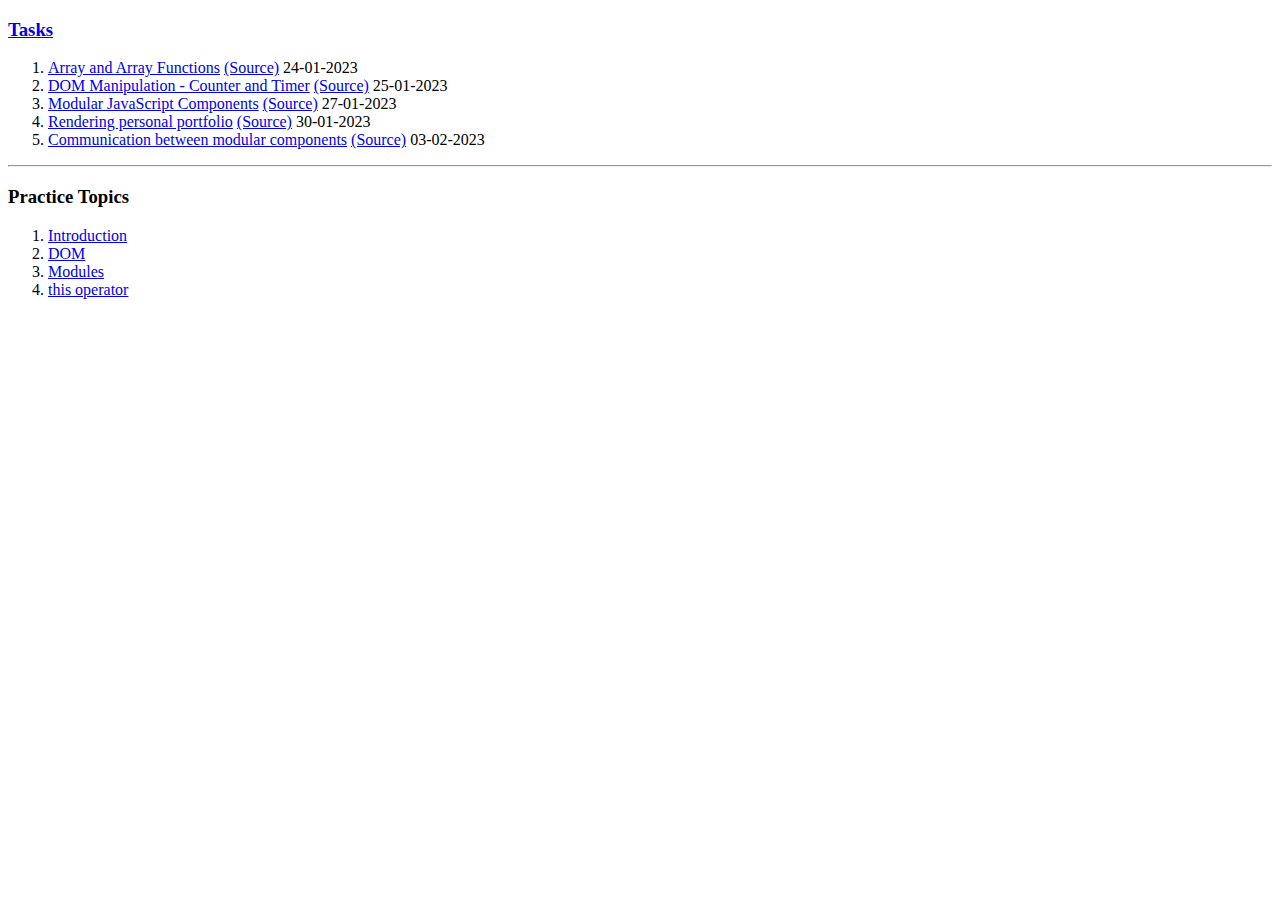
<file: index.html>
<!DOCTYPE html>
<html lang="en">
<head>
    <meta charset="UTF-8">
    <meta name="viewport" content="width=device-width, initial-scale=1.0">
    <title>JavaScript Playground</title>
</head>
<body>
    <main>
        <div>
            <h3><a href="./src/tasks/">Tasks</a></h3>
            <ol>
                <li>
                    <a href="./src/tasks/arrays/">Array and Array Functions</a>
                    <a href="https://github.com/faraazb/js-playground/tree/main/src/tasks/arrays" target="_blank">(Source)</a>
                    <time datetime="2023-01-24">24-01-2023</time>
                </li>
                <li>
                    <a href="./src/tasks/dom-manipulation/">DOM Manipulation - Counter and Timer</a>
                    <a href="https://github.com/faraazb/js-playground/tree/main/src/tasks/dom-manipulation" target="_blank">(Source)</a>
                    <time datetime="2023-01-25">25-01-2023</time>
                </li>
                <li>
                    <a href="./src/tasks/modular-components/">Modular JavaScript Components</a>
                    <a href="https://github.com/faraazb/js-playground/tree/main/src/tasks/modular-components" target="_blank">(Source)</a>
                    <time datetime="2023-01-27">27-01-2023</time>
                </li>
                <li>
                    <a href="./src/tasks/personal-website/">Rendering personal portfolio</a>
                    <a href="https://github.com/faraazb/js-playground/tree/main/src/tasks/personal-website" target="_blank">(Source)</a>
                    <time datetime="2023-01-30">30-01-2023</time>
                </li>
                <li>
                    <a href="./src/tasks/add-to-cart/">Communication between modular components</a>
                    <a href="https://github.com/faraazb/js-playground/tree/main/src/tasks/add-to-cart" target="_blank">(Source)</a>
                    <time datetime="2023-02-03">03-02-2023</time>
                </li>
            </ol>
            <hr>
            <h3>Practice Topics</h3>
            <ol>
                <li><a href="./src/introduction/">Introduction</a></li>
                <li><a href="./src/DOM/">DOM</a></li>
                <li><a href="./src/modules/">Modules</a></li>
                <li><a href="./src/this/">this operator</a></li>
            </ol>
        </div>
    </main>
</body>
</html>
</file>
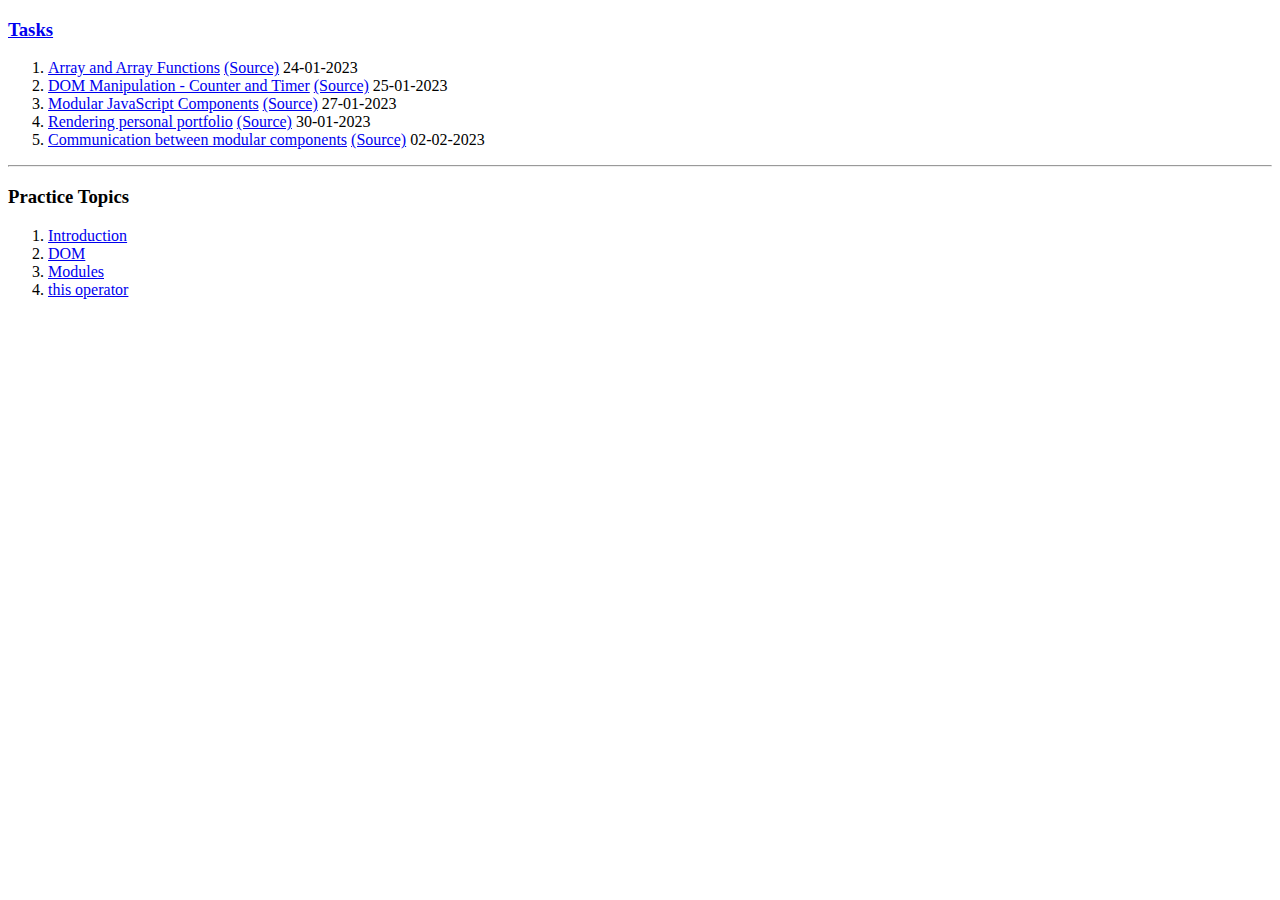
<file: src/index.html>
<!DOCTYPE html>
<html lang="en">
<head>
    <meta charset="UTF-8">
    <meta name="viewport" content="width=device-width, initial-scale=1.0">
    <title>JavaScript Playground</title>
</head>
<body>
    <main>
        <div>
            <h3><a href="./tasks/">Tasks</a></h3>
            <ol>
                <li>
                    <a href="./tasks/arrays/">Array and Array Functions</a>
                    <a href="https://github.com/faraazb/js-playground/tree/main/src/tasks/arrays" target="_blank">(Source)</a>
                    <time datetime="2023-01-24">24-01-2023</time>
                </li>
                <li>
                    <a href="./tasks/dom-manipulation/">DOM Manipulation - Counter and Timer</a>
                    <a href="https://github.com/faraazb/js-playground/tree/main/src/tasks/dom-manipulation" target="_blank">(Source)</a>
                    <time datetime="2023-01-25">25-01-2023</time>
                </li>
                <li>
                    <a href="./tasks/modular-components/">Modular JavaScript Components</a>
                    <a href="https://github.com/faraazb/js-playground/tree/main/src/tasks/modular-components" target="_blank">(Source)</a>
                    <time datetime="2023-01-27">27-01-2023</time>
                </li>
                <li>
                    <a href="./tasks/personal-website/">Rendering personal portfolio</a>
                    <a href="https://github.com/faraazb/js-playground/tree/main/src/tasks/personal-website" target="_blank">(Source)</a>
                    <time datetime="2023-01-30">30-01-2023</time>
                </li>
                <li>
                    <a href="./tasks/add-to-cart/">Communication between modular components</a>
                    <a href="https://github.com/faraazb/js-playground/tree/main/src/tasks/add-to-cart" target="_blank">(Source)</a>
                    <time datetime="2023-02-02">02-02-2023</time>
                </li>
            </ol>
            <hr>
            <h3>Practice Topics</h3>
            <ol>
                <li><a href="./introduction/">Introduction</a></li>
                <li><a href="./DOM/">DOM</a></li>
                <li><a href="./modules/">Modules</a></li>
                <li><a href="./this/">this operator</a></li>
            </ol>
        </div>
    </main>
</body>
</html>
</file>
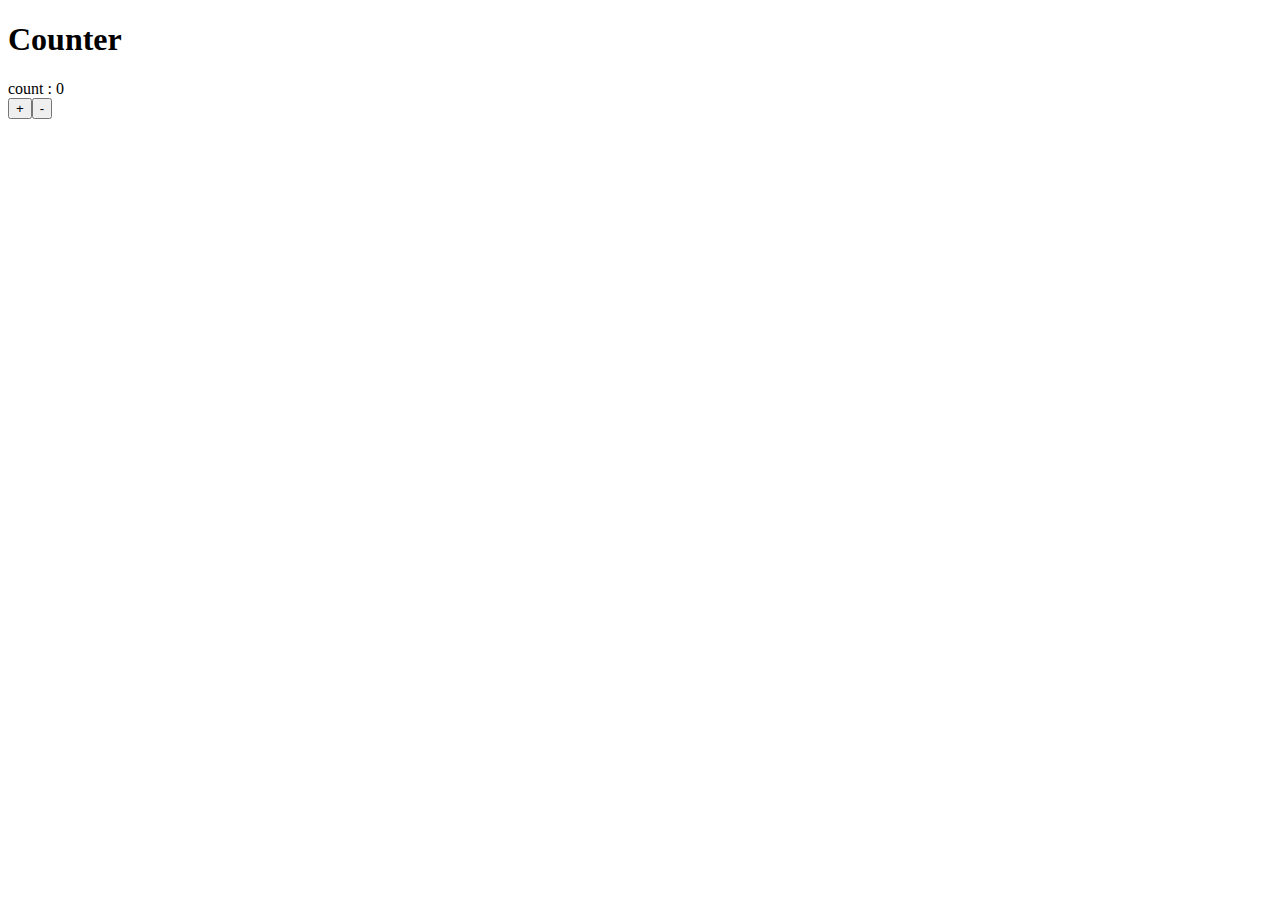
<file: src/DOM/index.html>
<!DOCTYPE html>
<html lang="en">

<head>
    <meta charset="UTF-8" />
    <meta http-equiv="X-UA-Compatible" content="IE=edge" />
    <meta name="viewport" content="width=device-width, initial-scale=1.0" />
    <title>Document</title>
    <script src="./main.js" defer></script>
</head>

<body>
    <!-- <div class="counterContainer">
        <h1 class="counterHeading">Counter</h1>
        <p class="" id="countValue">count : 0</p>
    </div> -->
    <div id="root"></div>
</body>

</html>
</file>
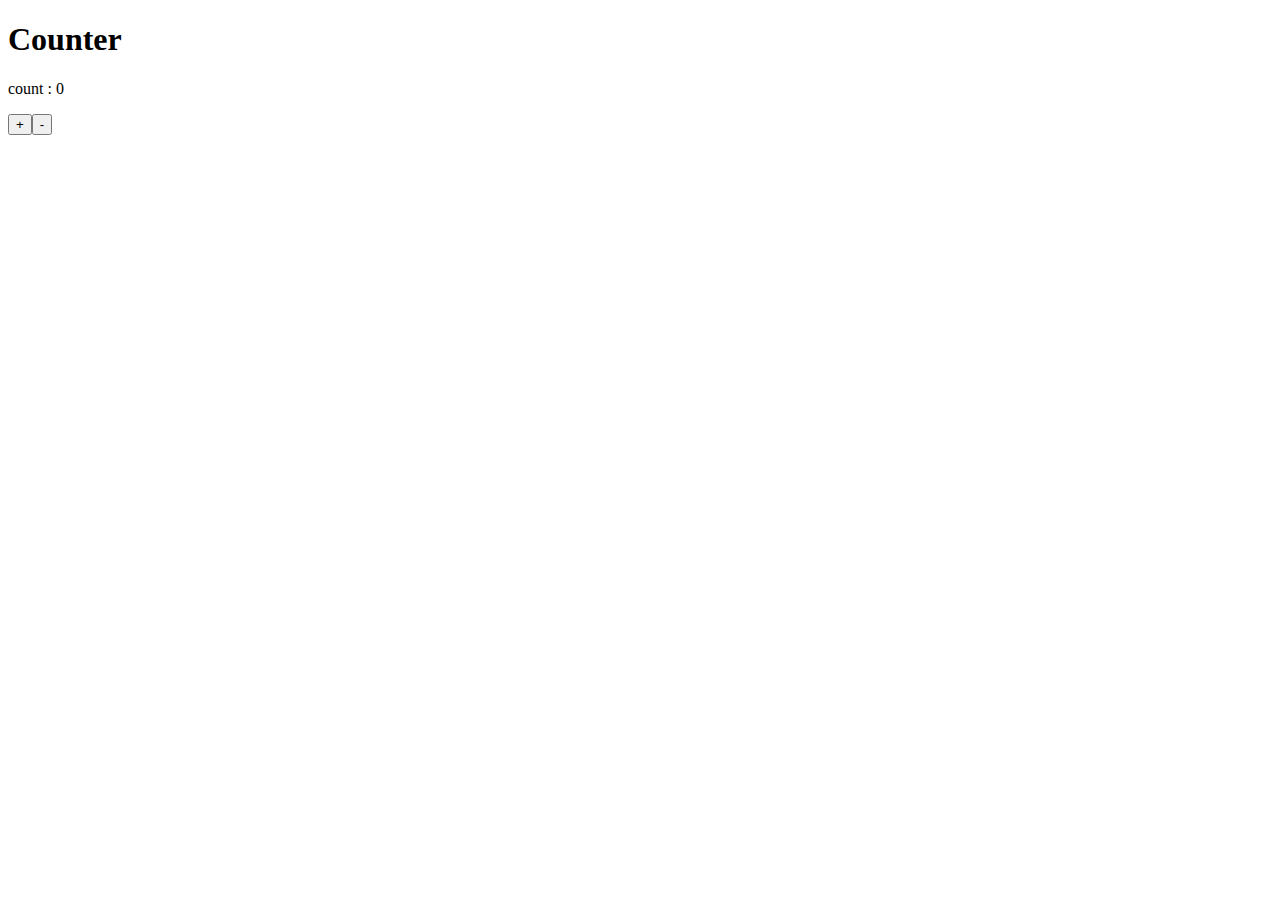
<file: src/modules/index.html>
<!DOCTYPE html>
<html lang="en">
<head>
    <meta charset="UTF-8">
    <meta name="viewport" content="width=device-width, initial-scale=1.0">
    <title>JavaScript Modules</title>
    <script src="./src/Employee.js" type="module"></script>
    <script src="./src/app.js" type="module"></script>
</head>
<body>
    <div id="root"></div>
</body>
</html>
</file>
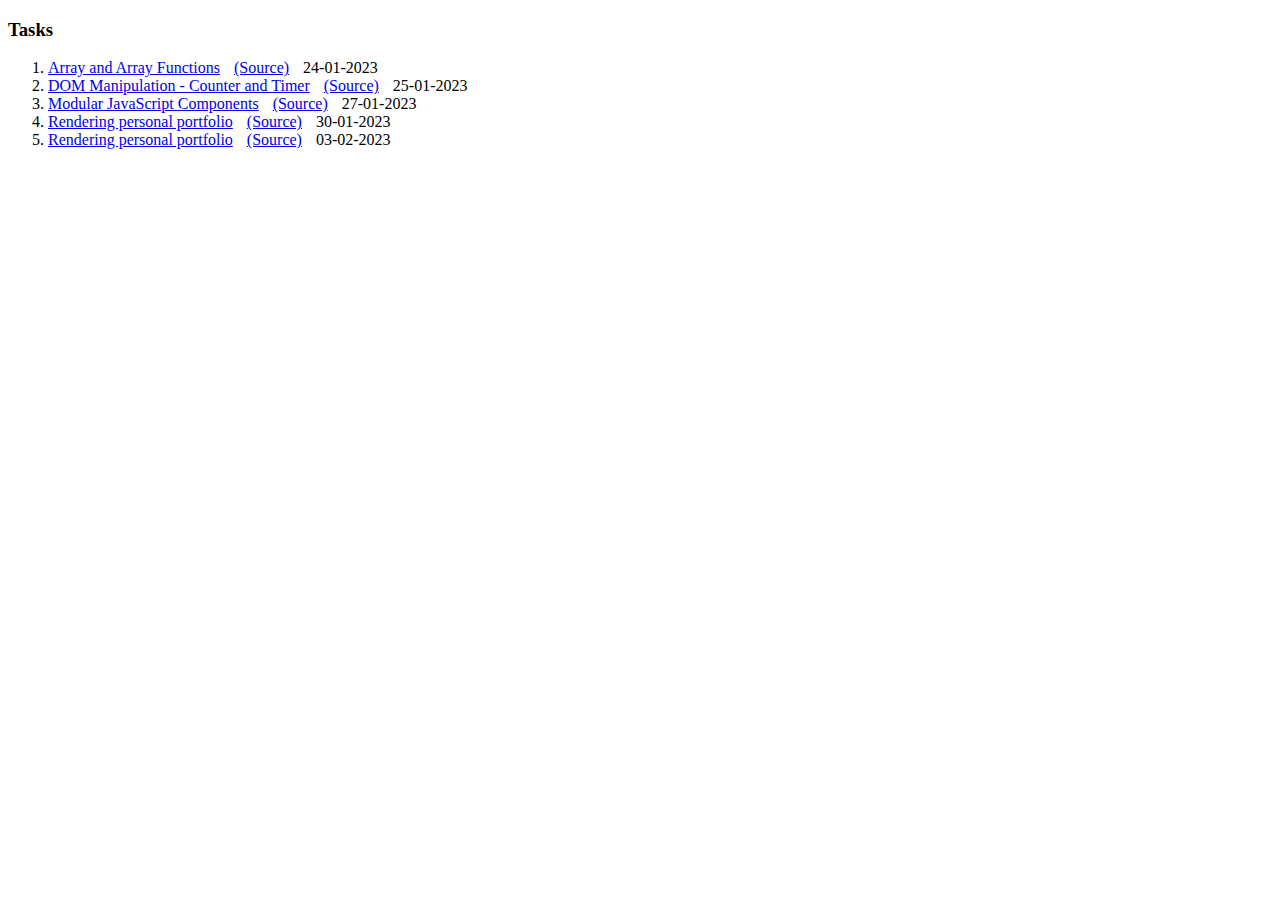
<file: src/tasks/index.html>
<!DOCTYPE html>
<html lang="en">

<head>
    <meta charset="UTF-8">
    <meta name="viewport" content="width=device-width, initial-scale=1.0">
    <title>Tasks | JavaScript</title>
</head>

<body>
    <style>
        li a {
            margin-right: 10px;
        }
    </style>
    <main>
        <h3>Tasks</h3>
        <ol>
            <li>
                <a href="./arrays/">Array and Array Functions</a>
                <a href="https://github.com/faraazb/js-playground/tree/main/src/tasks/arrays" target="_blank">(Source)</a>
                <time datetime="2023-01-24">24-01-2023</time>
            </li>
            <li>
                <a href="./dom-manipulation/">DOM Manipulation - Counter and Timer</a>
                <a href="https://github.com/faraazb/js-playground/tree/main/src/tasks/dom-manipulation" target="_blank">(Source)</a>
                <time datetime="2023-01-25">25-01-2023</time>
            </li>
            <li>
                <a href="./modular-components/">Modular JavaScript Components</a>
                <a href="https://github.com/faraazb/js-playground/tree/main/src/tasks/modular-components" target="_blank">(Source)</a>
                <time datetime="2023-01-27">27-01-2023</time>
            </li>
            <li>
                <a href="./personal-website/">Rendering personal portfolio</a>
                <a href="https://github.com/faraazb/js-playground/tree/main/src/tasks/personal-website" target="_blank">(Source)</a>
                <time datetime="2023-01-30">30-01-2023</time>
            </li>
            <li>
                <a href="./add-to-cart/">Rendering personal portfolio</a>
                <a href="https://github.com/faraazb/js-playground/tree/main/src/tasks/add-to-cart" target="_blank">(Source)</a>
                <time datetime="2023-02-03">03-02-2023</time>
            </li>
        </ol>
    </main>
</body>

</html>
</file>
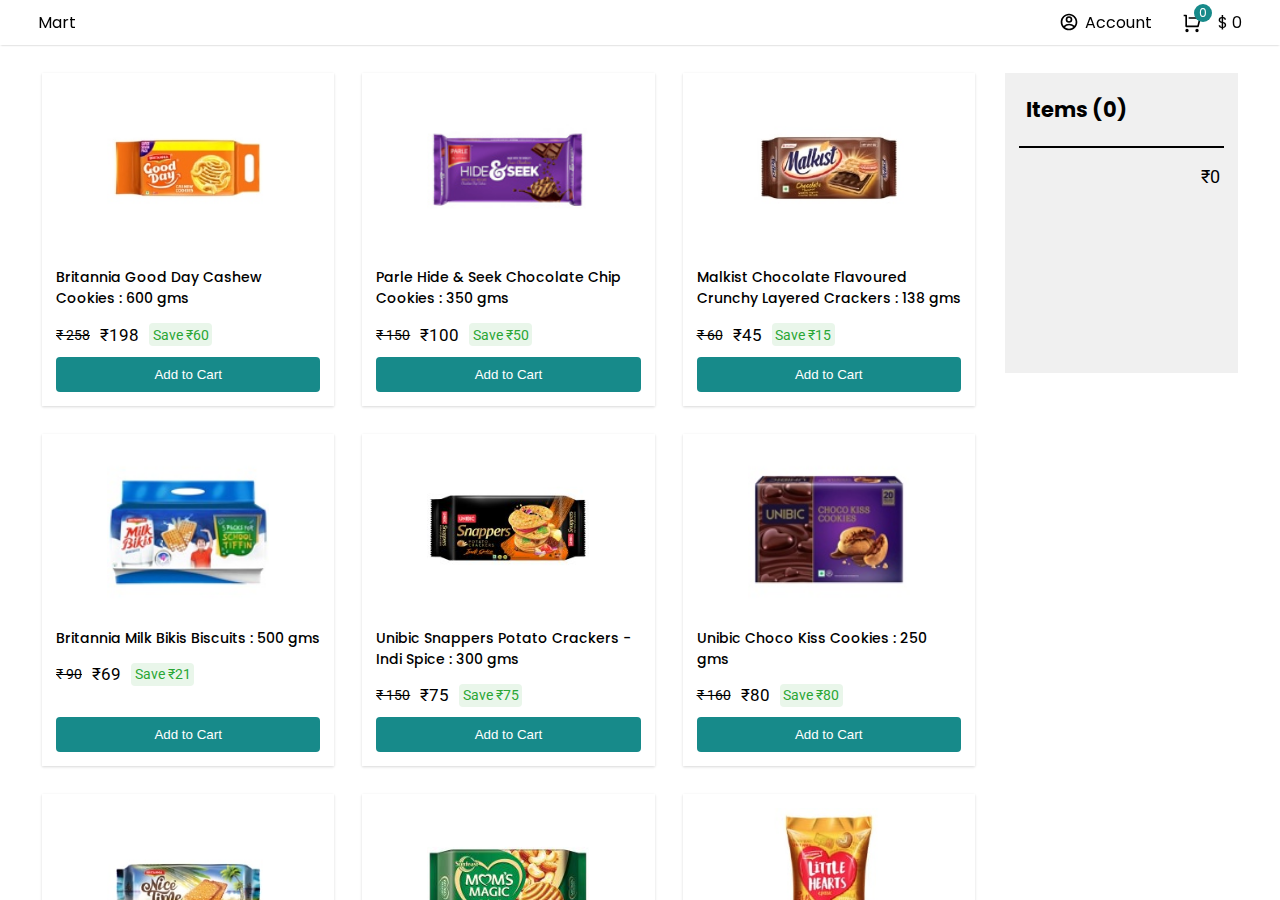
<file: src/tasks/add-to-cart/index.html>
<!DOCTYPE html>
<html lang="en">
<head>
    <meta charset="UTF-8">
    <meta name="viewport" content="width=device-width, initial-scale=1.0">
    <title>Mart</title>
    <link rel="stylesheet" href="./styles.css">
    <script src="./src/App.js" type="module" defer></script>
</head>
<body>
    <div id="root"></div>
</body>
</html>
</file>
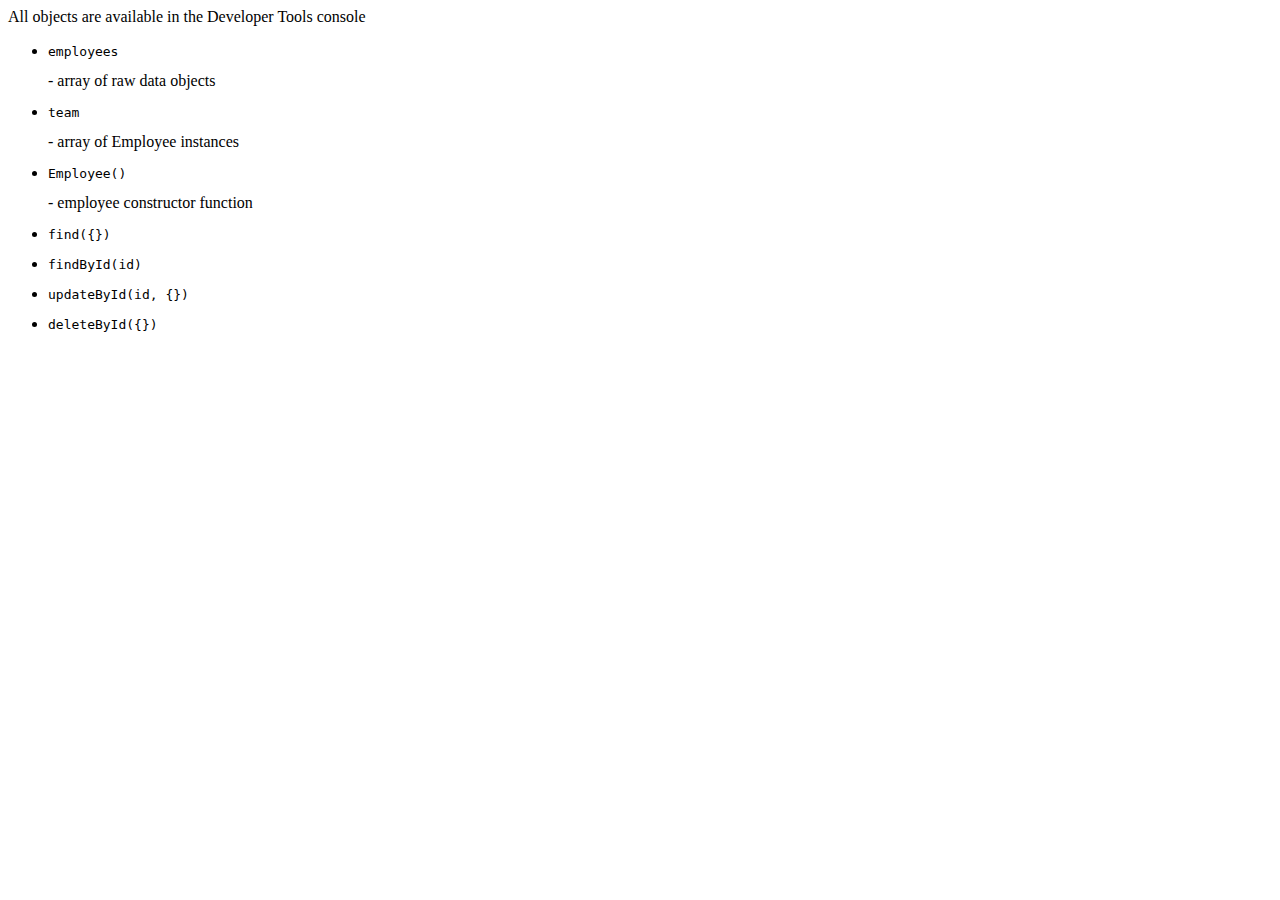
<file: src/tasks/arrays/index.html>
<!DOCTYPE html>
<html lang="en">
<head>
    <meta charset="UTF-8">
    <meta name="viewport" content="width=device-width, initial-scale=1.0">
    <title>Arrays and Array Functions | Tasks</title>
    <script src="main.js"></script>
</head>
<body>
    <main>
        <div>
            All objects are available in the Developer Tools console
            <ul>
                <li><pre>employees</pre> - array of raw data objects</li>
                <li><pre>team</pre> - array of Employee instances</li>
                <li><pre>Employee()</pre> - employee constructor function</li>
                <li><pre>find({})</pre></li>
                <li><pre>findById(id)</pre></li>
                <li><pre>updateById(id, {})</pre></li>
                <li><pre>deleteById({})</pre></li>
            </ul>
        </div>
    </main>
</body>
</html>
</file>
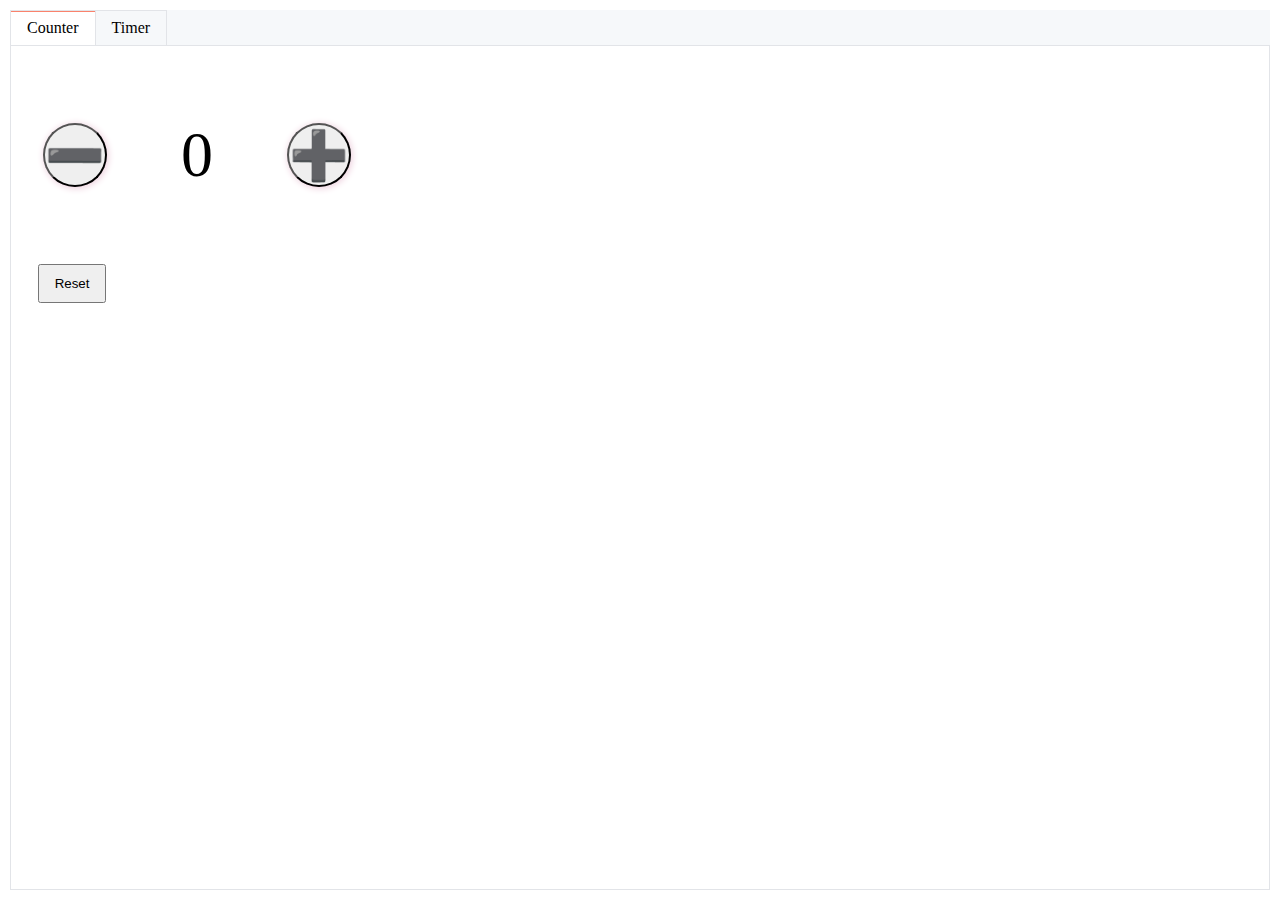
<file: src/tasks/dom-manipulation/index.html>
<!DOCTYPE html>
<html lang="en">

<head>
    <meta charset="UTF-8">
    <meta name="viewport" content="width=device-width, initial-scale=1.0">
    <title>DOM Manipulation - Counter and Timer</title>
    <link rel="stylesheet" href="./style/style.css">
    <link rel="stylesheet" href="https://fonts.googleapis.com/css2?family=Material+Symbols+Outlined:opsz,wght,FILL,GRAD@48,400,1,0" />
    <link rel="stylesheet" href="./style/counter.css">
    <link rel="stylesheet" href="./style/timer.css">
    <script src="./src/app.js" type="module" defer></script>
    <script src="./src/counter/counter.js" type="module" defer></script>
</head>

<body>
    <div id="root">
        
    </div>
</body>

</html>
</file>
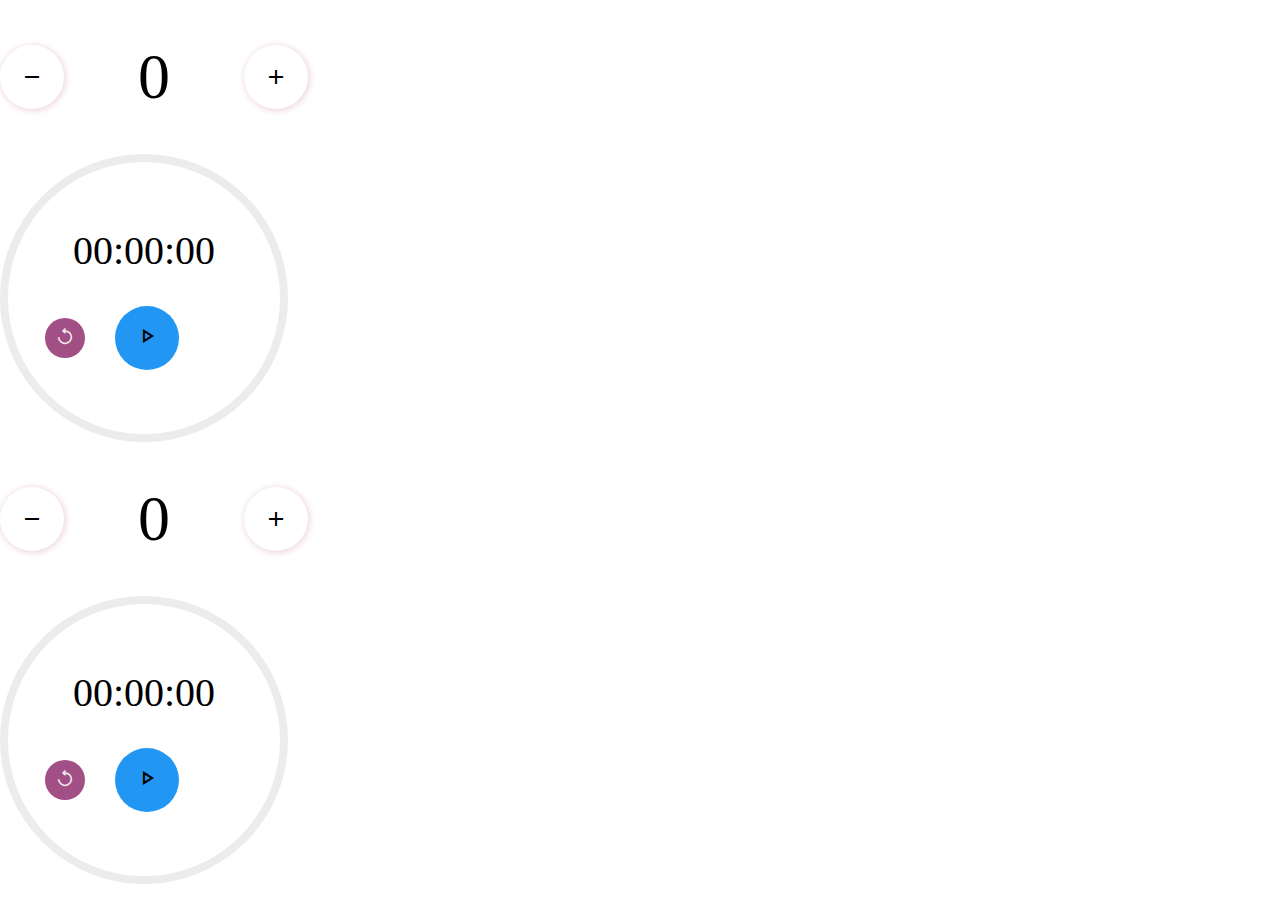
<file: src/tasks/modular-components/index.html>
<!DOCTYPE html>
<html lang="en">
<head>
    <meta charset="UTF-8">
    <meta name="viewport" content="width=device-width, initial-scale=1.0">
    <title>Modular JavaScript Components | Tasks</title>
    <link rel="stylesheet" href="https://fonts.googleapis.com/css2?family=Material+Symbols+Outlined:opsz,wght,FILL,GRAD@48,400,1,0" />
    <link rel="stylesheet" href="./style/timer.css">
    <link rel="stylesheet" href="./style/counter.css">
    <script src="./src/app.js" type="module"></script>
</head>
<body>
    <div id="root"></div>
</body>
</html>
</file>
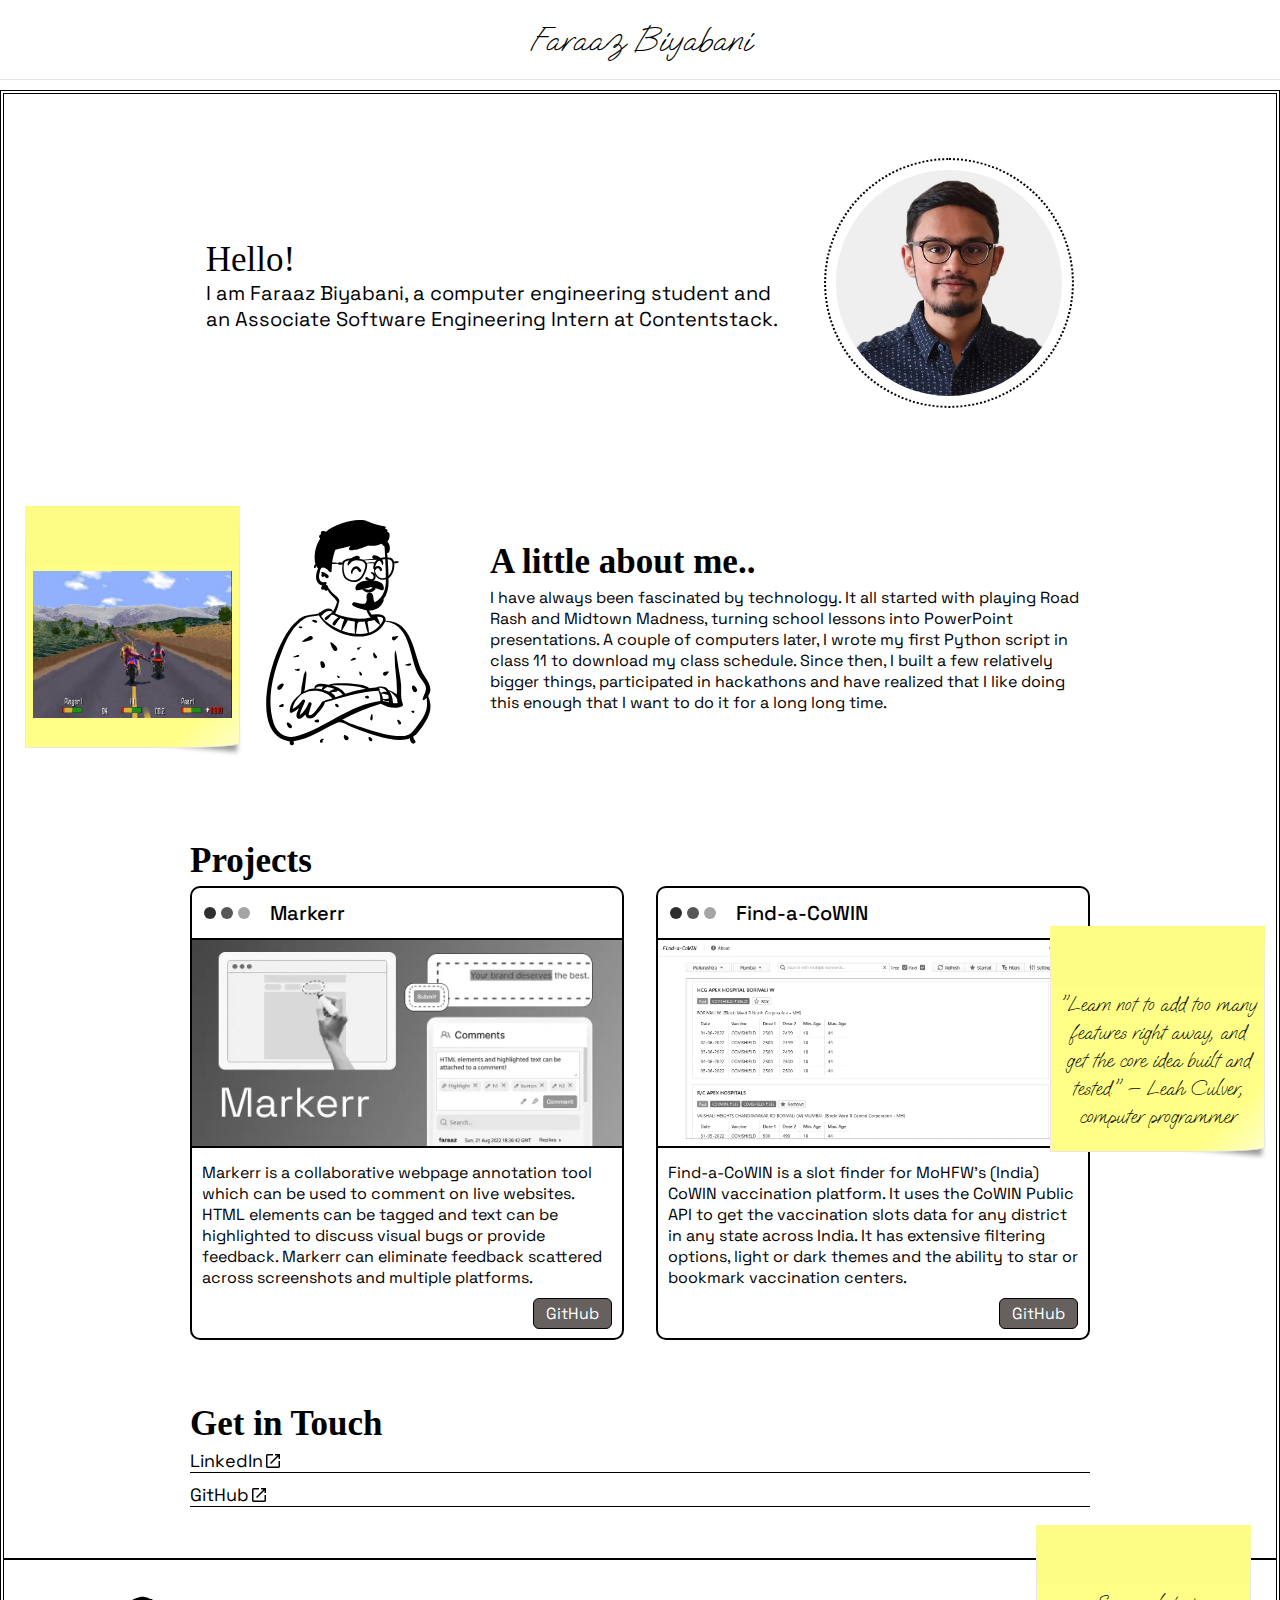
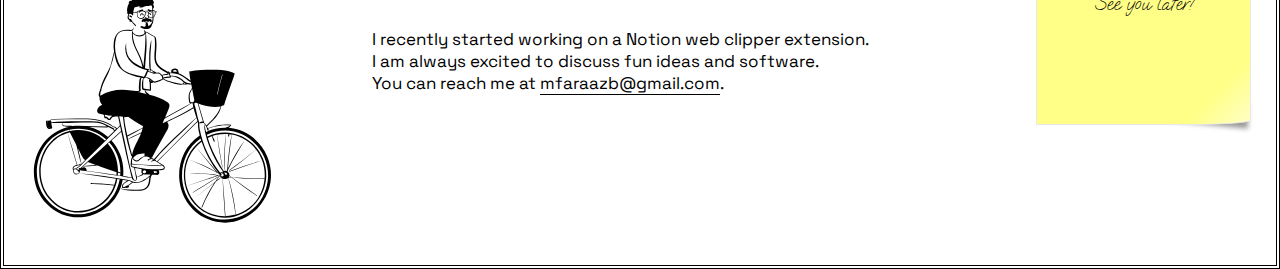
<file: src/tasks/personal-website/index.html>
<!DOCTYPE html>
<html lang="en">
<head>
    <meta charset="UTF-8">
    <meta name="viewport" content="width=device-width, initial-scale=1.0">
    <title>Faraaz Biyabani</title>
    <link rel="stylesheet" href="./styles/style.css">
    <script src="./src/App.js" type="module" defer></script>
</head>
<body>
    <div id="root"></div>
</body>
</html>
</file>
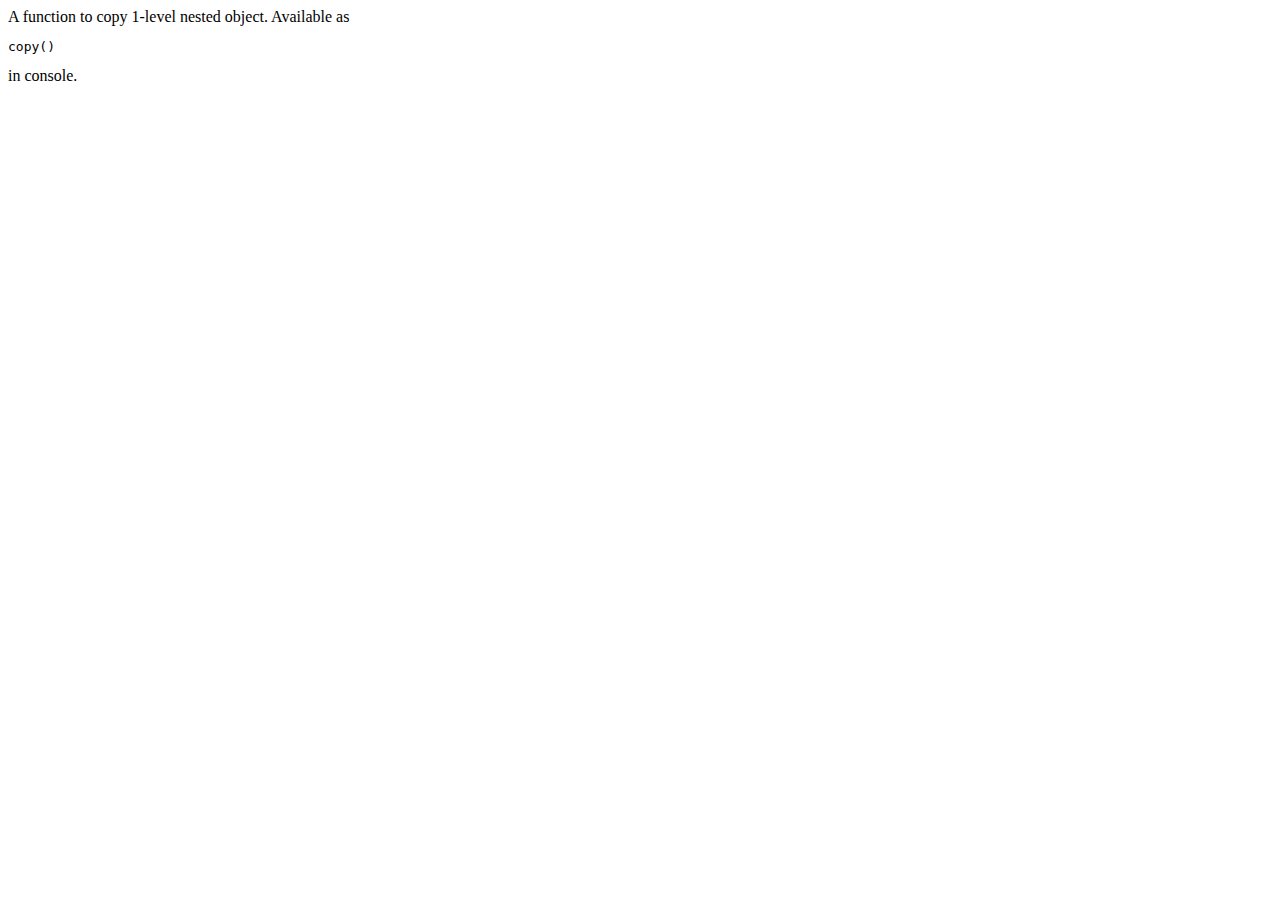
<file: src/introduction/task-01.html>
<!DOCTYPE html>
<html lang="en">
<head>
    <meta charset="UTF-8">
    <meta name="viewport" content="width=device-width, initial-scale=1.0">
    <title>Introduction - Task 1 | JavaScript</title>
    <script src="./task-01.js"></script>
    <!-- <script src="task-01.test.js"></script> -->
</head>
<body>
    <main>
        <div>
            A function to copy 1-level nested object. Available as <pre>copy()</pre> in console.
        </div>
    </main>
</body>
</html>
</file>
<file: src/tasks/add-to-cart/styles.css>
/* @import "./src/app.css"; */
@import url('https://fonts.googleapis.com/css2?family=Poppins:ital,wght@0,400;0,500;0,600;1,400&family=Roboto&display=swap');
@import "./src/components/counter/counter.css";
@import "./src/components/header/header.css";
@import "./src/components/product/product.css";
@import "./src/components/product-list/product-list.css";
@import "./src/components/cart/cart.css";

* {
    padding: 0;
    margin: 0;
    box-sizing: border-box;
    scroll-behavior: smooth;
}

:root {
    --text-primary: #000;
    --background-primary: #fff;
    --accent-primary: rgb(23, 138, 138);
    font-size: 10px;
}

body {
    height: 100vh;
    width: 100vw;
    color: var(--text-primary);
    font-size: 1.4rem;
    font-family: "Poppins", sans-serif;
}

button {
    border: none;
    background: none;
    padding: 0.75em;
}

button.primary {
    border: none;
    background: none;
    padding: 0.75em;
    border-radius: 4px;
    background-color: var(--accent-primary);
    color: #fff;
}

a {
    color: var(--text-primary);
    text-decoration: none;
}


.icon {
    display: flex;
}

.icon > svg {
    height: 20px;
    width: 20px;
}

.icon--account {
    margin-bottom: 2px;
}

#icon-account {
    height: 20px;
    width: 20px;
}


#root, #app, main {
    width: 100%;
    height: 100%;
}

#app {
    display: flex;
    flex-direction: column;
    align-items: center;
}

main {
    padding: 2em 3em;
    display: flex;
    overflow: auto;
    /* max-width: 1024px; */
}

#display {
    height: 100%;
    width: 100%;
    margin-right: 30px;
}

#sidebar {
    /* padding: 2em; */
    height: min-content;
    min-height: 300px;
    max-height: 100%;
    overflow: auto;
    width: 25%;
    position: sticky;
    top: 0;
    background-color: rgb(240, 240, 240);
}


@media screen and (max-width: 450px) {
    #sidebar {
        display: none;
    }
}
</file>
<file: src/tasks/dom-manipulation/style/style.css>
html {
    box-sizing: border-box;
}

*,
*:before,
*:after {
    box-sizing: inherit;
    padding: 0;
    margin: 0;
}

body {
    height: 100vh;
}

#root {
    height: 100%;
    padding: 10px;
}

.tabs-container {
    height: 100%;
    display: flex;
    flex-direction: column;
}

.panel {
    border: 1px solid #e2e4e8;
    border-top: none;
    height: 100%;
}

.tabs {
    width: 100%;
    background-color: #f6f8fa;
    border-bottom: 1px solid #e2e4e8;
    display: flex;
}

.tabs__tab-button {
    display: flex;
}

.tabs__tab-button>input {
    appearance: none;
}

.tabs__tab-button>label {
    display: block;
    cursor: pointer;
    border: 1px solid #e2e4e8;
    border-bottom: 0;
    background-color: #f6f8fa;
    margin-right: -1px;
    padding: .5em 1em;
}

.tabs__tab-button>label:hover {
    background-color: #fff;
}

.tabs__tab-button>input:checked+label {
    background-color: #fff;
    border-color: #e2e4e8;
    box-shadow: inset 0 2px 0 -1px #fa826c;
}
</file>
<file: src/tasks/dom-manipulation/style/timer.css>
.timer {
    padding: 2em;
    width: fit-content;
    display: flex;
    flex-direction: column;
    align-items: center;
}

.timer button {
    /* background: none; */
    border: none;
}

.timer__time {
    padding: 2em;
    border: 8px solid #ececec;
    border-radius: 50%;
    height: 15rem;
    width: 15rem;
    display: flex;
    align-items: center;
    justify-content: center;
    font-size: 2.5rem;
}


.timer__actions {
    width: 100%;
    display: flex;
    column-gap: 30px;
    justify-content: center;
    align-items: center;
    margin-left: -4rem;
    margin-top: 1.5rem;
}

.timer__toggle-button {
    border-radius: 50%;
    height: 5rem;
    width: 5rem;
    background: #2196F3;
    transition: 100ms ease-in;
}

.timer__toggle-button.pause {
    width: 6.5rem;
    border-radius: 25px;
}


.timer__reset-button {
    background: none;
    border-radius: 50%;
    height: 3rem;
    width: 3rem;
    background: rgb(161, 79, 133);
    color: #ececec;
}

.timer__reset-button .material-symbols-outlined {
    font-size: 20px;
}
</file>
<file: src/tasks/modular-components/style/timer.css>
/* .timer {
    padding: 2em;
    width: fit-content;
    display: flex;
    flex-direction: column;
    align-items: center;
} */

* {
    margin: 0;
    padding: 0;
    box-sizing: border-box;
}

.timer button {
    /* background: none; */
    border: none;
}

.timer {
    padding: 20px;
    border: 8px solid #ececec;
    border-radius: 50%;
    height: 18rem;
    width: 18rem;
    display: flex;
    flex-direction: column;
    align-items: center;
    justify-content: center;
    font-size: 2.5rem;
}


.timer__actions {
    width: 100%;
    display: flex;
    column-gap: 30px;
    justify-content: center;
    align-items: center;
    margin-left: -4rem;
    margin-top: 2rem;
}

.timer__toggle-button {
    border-radius: 50%;
    height: 4rem;
    width: 4rem;
    background: #2196F3;
    transition: 100ms ease-in;
}

.timer__toggle-button.pause {
    width: 5.5rem;
    border-radius: 25px;
}


.timer__reset-button {
    background: none;
    border-radius: 50%;
    height: 2.5rem;
    width: 2.5rem;
    background: rgb(161, 79, 133);
    color: #ececec;
}

.timer__reset-button .material-symbols-outlined {
    font-size: 20px;
}
</file>
<file: src/tasks/personal-website/styles/style.css>
@import url('https://fonts.googleapis.com/css2?family=Oooh+Baby&family=Permanent+Marker&family=Space+Grotesk:wght@400;500&display=swap');

* {
    padding: 0;
    margin: 0;
    box-sizing: border-box;
}

:root {
    --text-primary: #000;
    font-size: 10px;
}

body {
    height: 100vh;
    font-family: "Space Grotesk";
    font-size: 1.6rem;
}

#root {
    height: 100%;
}

a, .link {
    text-decoration: none;
    color: var(--text-primary);
    border-bottom: 1px solid #000;
}

.button {
    border: 1px solid #000;
    border-radius: 6px;
    padding: 4px 12px;
    background-color: #66605f;
    color: #fff;
}

.button:hover {
    background-color: #827b7a;
}

header {
    display: flex;
    align-items: center;
    justify-content: center;
    padding: 0 5vw;
    height: 80px;
    border-bottom: solid 1px #e4e4e4;
}

#logo {
    font-family: "Oooh Baby";
    font-size: 3.5rem;
}

.container {
    margin-top: 1rem;
    border: 4px double #000;
    display: flex;
    flex-direction: column;
    align-items: center;
}

main {
    margin: 0 12%;
    width: 90%;
    max-width: 900px;
}

section {
    margin-top: 4em;
}

.hello {
    display: flex;
    flex-direction: column;
    justify-content: center;
}

.title {
    font-weight: 400;
    font-family: "Permanent Marker";
    font-size: 3.5rem;
}

.heading--2 {
    font-family: "Permanent Marker";
    font-size: 3.5rem;
    margin-bottom: 0.5rem;
}

#intro {
    grid-column-gap: 25px;
    display: grid;
    grid-template-columns: .95fr 250px;
    place-content: center;
}

#intro .description {
    font-size: 2rem;
}

@media (max-width: 810px) {
    #intro {
        display: flex;
        flex-direction: column-reverse;
    }

    #profile-photo {
        max-width: 200px;
    }
}

#profile-photo {
    width: 100%;
    padding: 10px;
    border: 2px dotted #000;
    border-radius: 50%;
}

.peep {
    height: 300px;
    width: auto;
}

#about {
    position: relative;
    display: flex;
    align-items: center;
    flex-wrap: wrap;
}

.about {
    flex: 1 0;
}

#projects {
    position: relative;
}

.projects {
    grid-gap: 2em;
    display: grid;
    grid-template-columns: repeat(auto-fill, minmax(min(400px, 100%), 1fr));
    width: 100%;
}

.project {
    height: auto;
    max-width: 500px;
    min-height: 400px;
    min-width: 200px;

    /* width: auto;
    max-width: 400px; */
    border-radius: 10px;
    border: 2px solid #000;
}

.project__title-box {
    border-bottom: 2px solid #000;
    padding: 0.6em;
    font-size: 2rem;
    font-weight: 500;
    display: flex;
    align-items: center;
    column-gap: 20px;
}

.project__lights {
    display: flex;
    column-gap: 5px;
}

.light {
    height: 12px;
    width: 12px;
    border-radius: 50%;
}

.light--red {
    background-color: #2e2e2e;
}

.light--yellow {
    background-color: #575757;
}

.light--green {
    background-color: #a5a5a5;
}

.project__image {
    width: 100%;
}

.project__image>img {
    width: 100%;
    filter: gray;
    -webkit-filter: grayscale(1);
    filter: grayscale(1);
    border-bottom: 2px solid #000;
}

.project__description-box {
    padding: 0.6em;
}

.project__actions {
    padding-bottom: 0.6em;
    padding-right: 0.6em;
    display: flex;
    justify-content: flex-end;
}


.postit {
    display: none;
    text-align: center;
    width: 215px;
    margin: 25px;
    min-height: 200px;
    max-height: 250px;
    padding-top: 35px;
    position: relative;
    border: 1px solid #E8E8E8;
    border-top: 60px solid #fdfd86;
    font-family: 'Oooh Baby';
    border-bottom-right-radius: 60px 5px;
    display: inline-block;
    background: #ffff88;
    background: linear-gradient(135deg, #ffff88 81%, #ffff88 82%, #ffff88 82%, #ffffc6 100%);
    font-size: 2rem;
    line-height: 2.8rem;
    padding: 5px 7px 20px 7px;
}

.postit:after {
    content: "";
    position: absolute;
    z-index: -1;
    right: -0px;
    bottom: 20px;
    width: 200px;
    height: 25px;
    background: rgba(0, 0, 0, 0.2);
    box-shadow: 2px 15px 5px rgba(0, 0, 0, 0.40);
    transform: matrix(-1, -0.1, 0, 1, 0, 0);
}

.postit>img {
    width: 100%;
}

.postit--pos {
    position: absolute !important;
    left: -190px;
}

.postit--pos-1 {
    position: absolute !important;
    top: 60px;
    right: -200px;
}

.postit--pos-2 {
    position: absolute !important;
    top: -60px;
    right: 0;
}

@media screen and (max-width: 1279px) {
    .postit {
        display: none;
    }
}

.contact__links {
    list-style: none;
    display: flex;
    flex-direction: column;
    row-gap: 1rem;
}

.contact__link {
    cursor: pointer;
    font-size: 1.8rem;
    display: flex;
    align-items: center;
}

footer {
    display: flex;
    width: 100%;
    margin-top: 4%;
    height: 15%;
    min-height: 250px;
    max-height: 350px;
    border-top: 2px solid #000;
    position: relative;
}

.footer__content {
    /* max-width: 55%; */
    justify-self: center;
    padding: 4em;
    font-size: 1.7rem;
}

@media screen and (max-width: 768px) {
    .peep--cycling {
        display: none;
    }
}
</file>
<file: src/tasks/dom-manipulation/style/counter.css>
.counter {
    padding: 2em;
    display: flex;
    align-items: center;
    column-gap: 10px;
}

.counter__reset {
    padding: 10px 15px;
    margin: 0 2em;
}

.counter__count {
    padding: 40px 1em;
    font-size: 4rem;
    /* box-shadow: 1px 1px 6px 1px #EFD5E1; */
}

.counter__decrement, .counter__increment {
    font-size: 3rem;
    min-height: 4rem;
    min-width: 4rem;
    border-radius: 50%;
    box-shadow: 1px 1px 6px 1px #EFD5E1;
    display: flex;
    align-items: center;
    justify-content: center;
}

.counter__increment > button, .counter__decrement > button {
    background: none;
    border: none;
}
</file>
<file: src/tasks/modular-components/style/counter.css>
.counter {
    /* padding: 2em; */
    display: flex;
    align-items: center;
    column-gap: 10px;
}

.counter__reset {
    padding: 10px 15px;
    margin: 0 2em;
}

.counter__count {
    padding: 40px 1em;
    font-size: 4rem;
    /* box-shadow: 1px 1px 6px 1px #EFD5E1; */
}

.counter__decrement, .counter__increment {
    min-height: 4rem;
    min-width: 4rem;
    border-radius: 50%;
    box-shadow: 1px 1px 6px 1px #EFD5E1;
    background: none;
    border: none;
    display: flex;
    align-items: center;
    justify-content: center;
}
</file>
